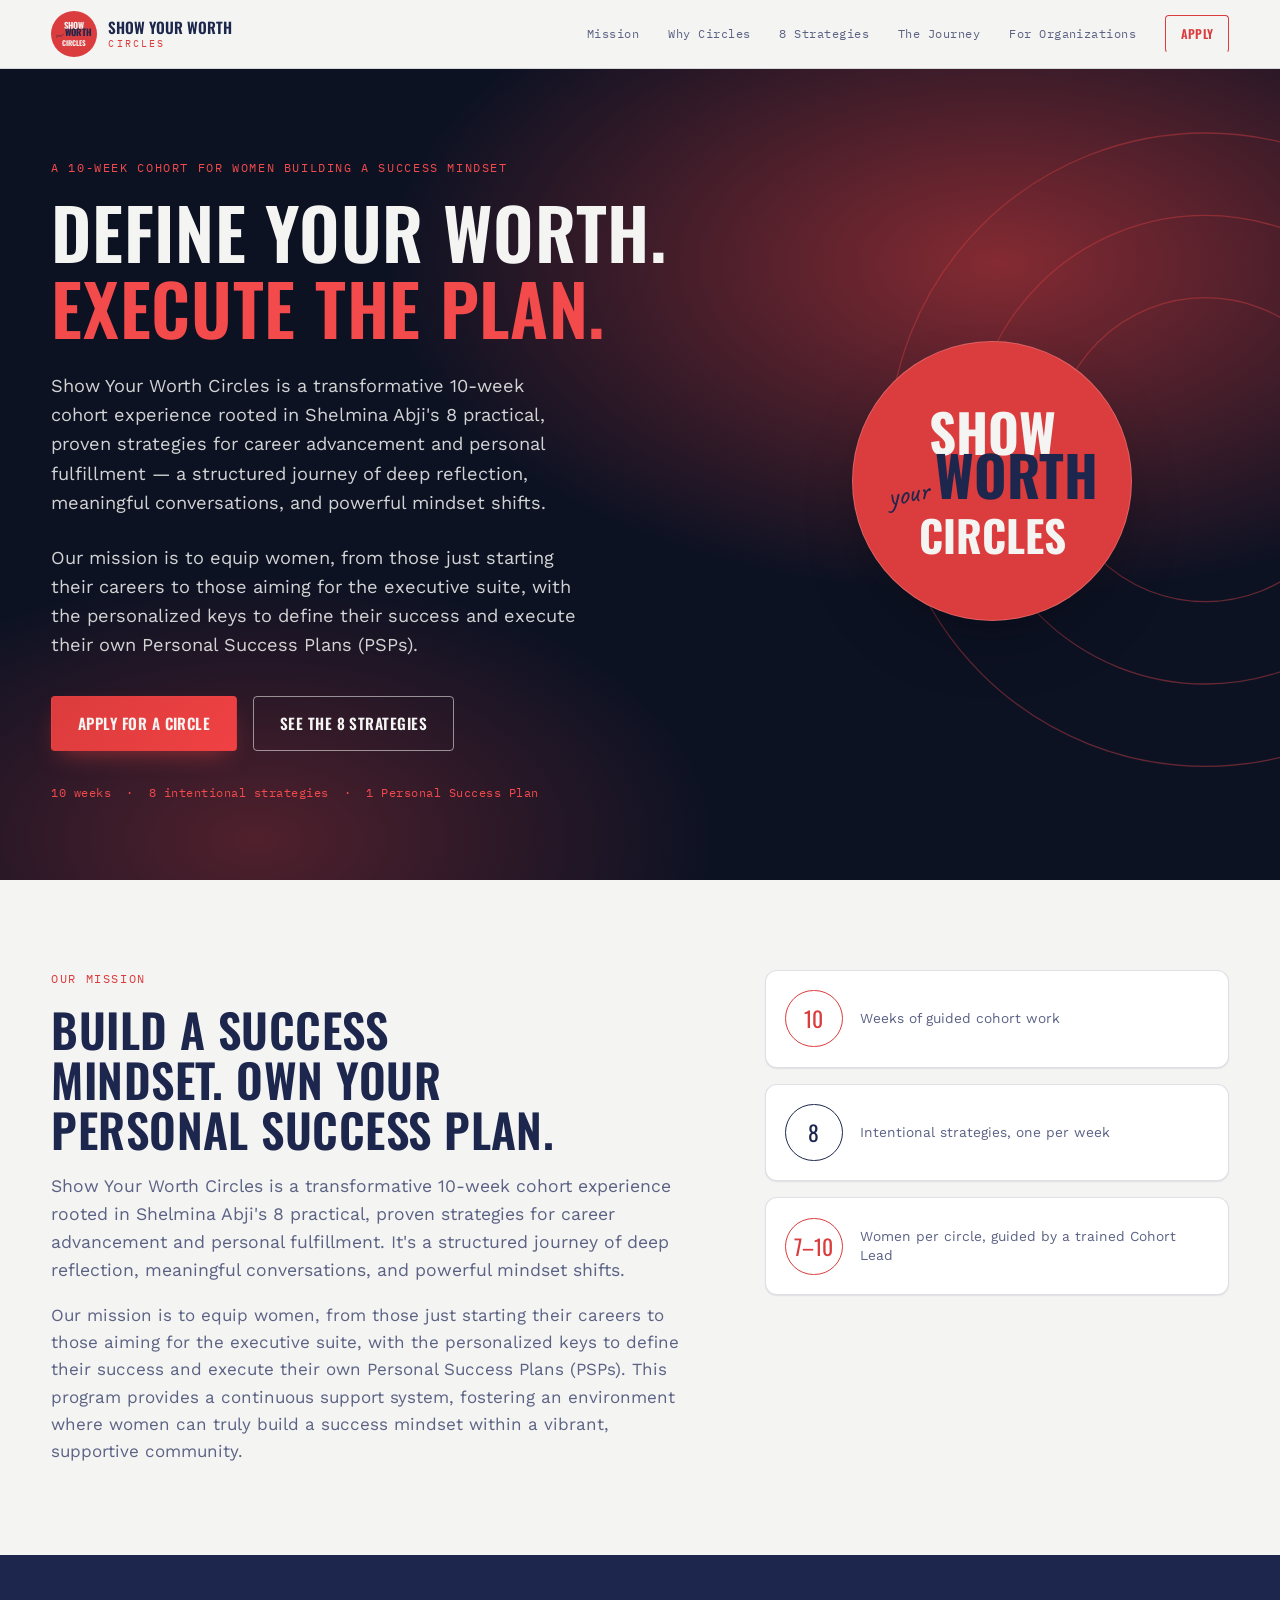
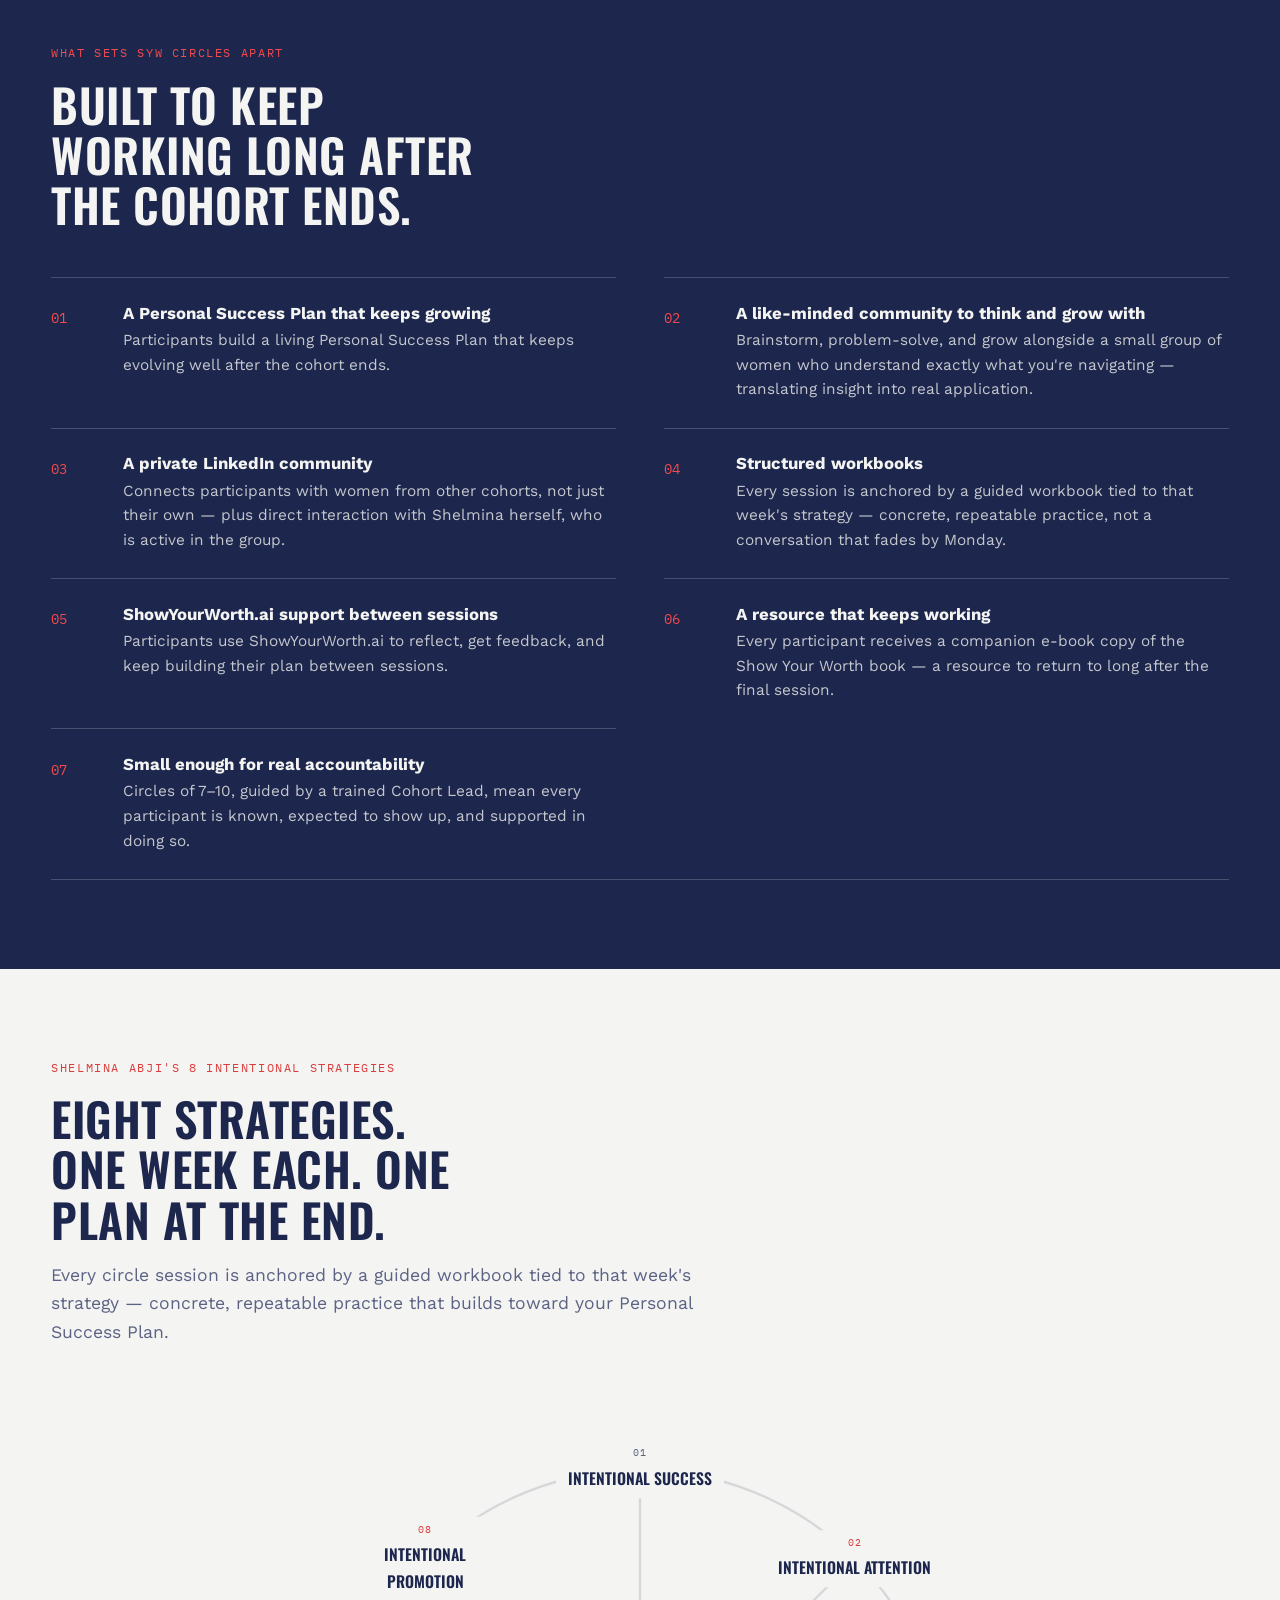
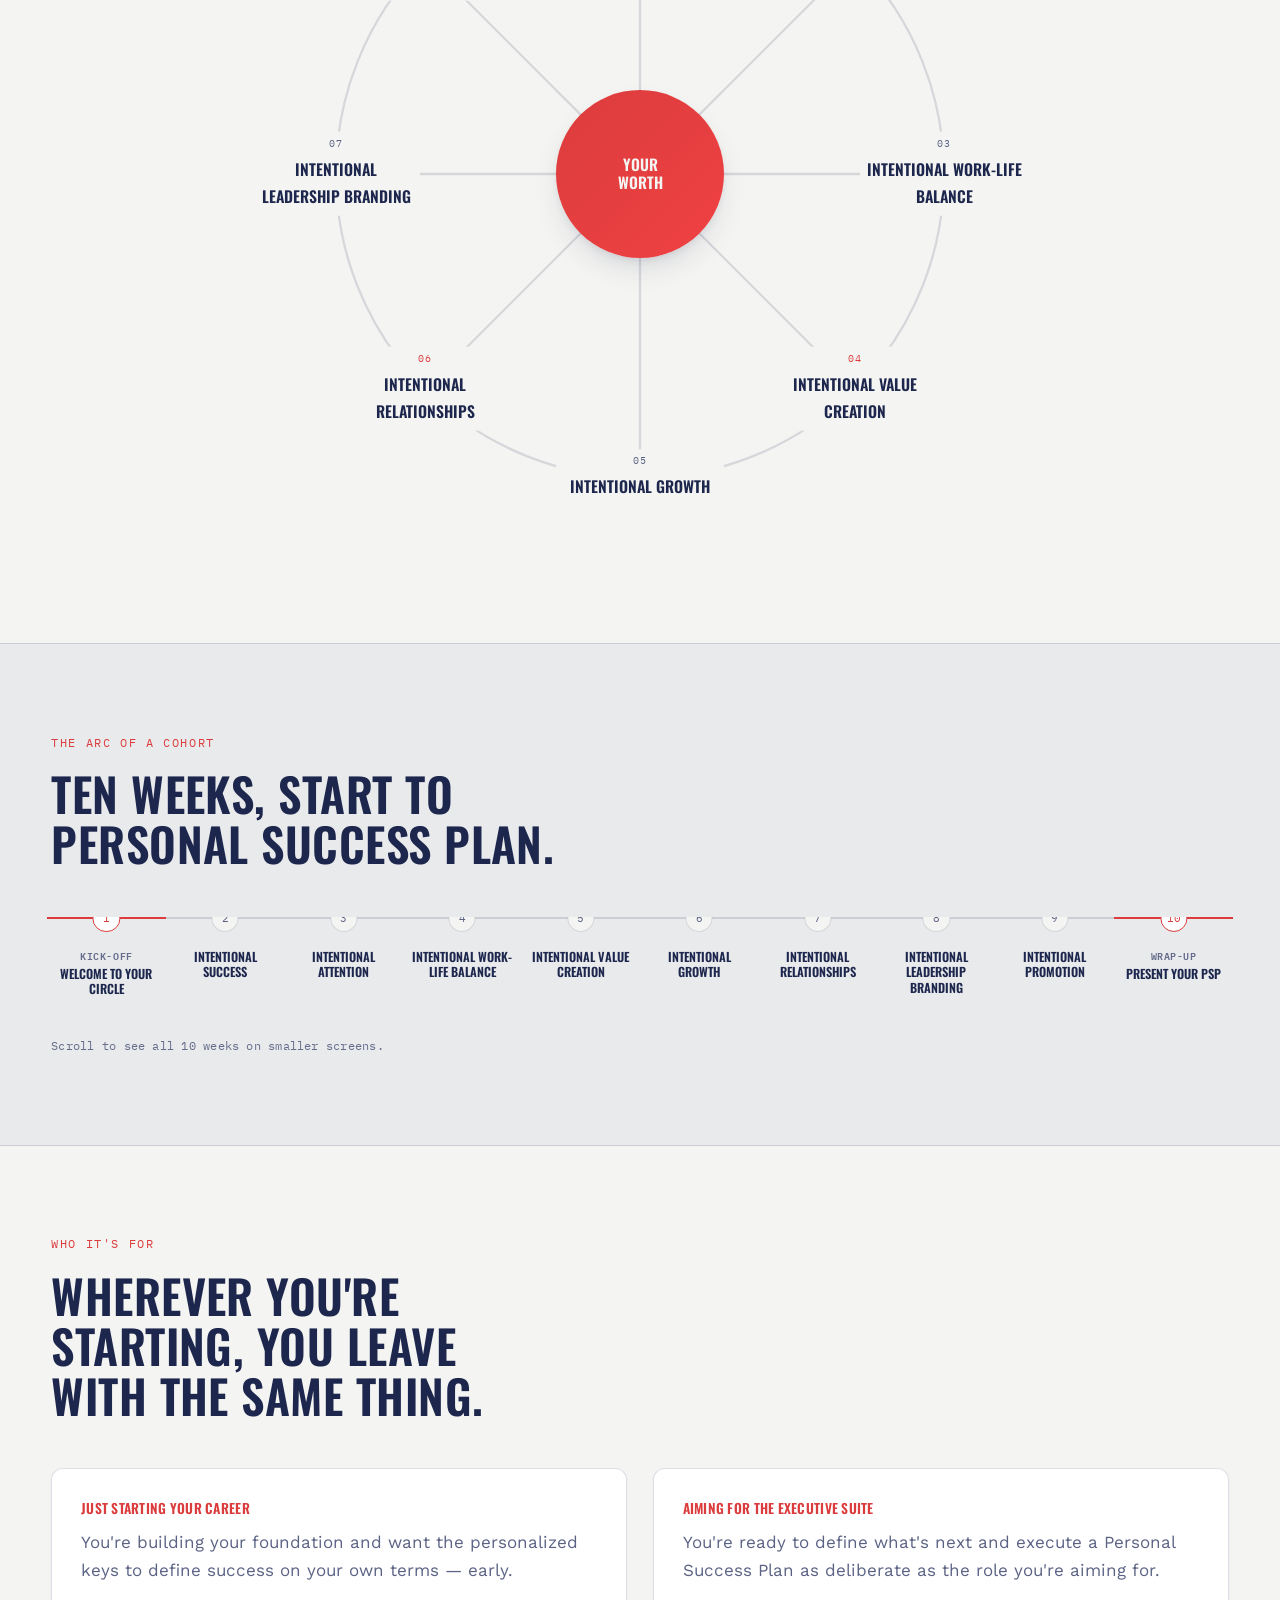
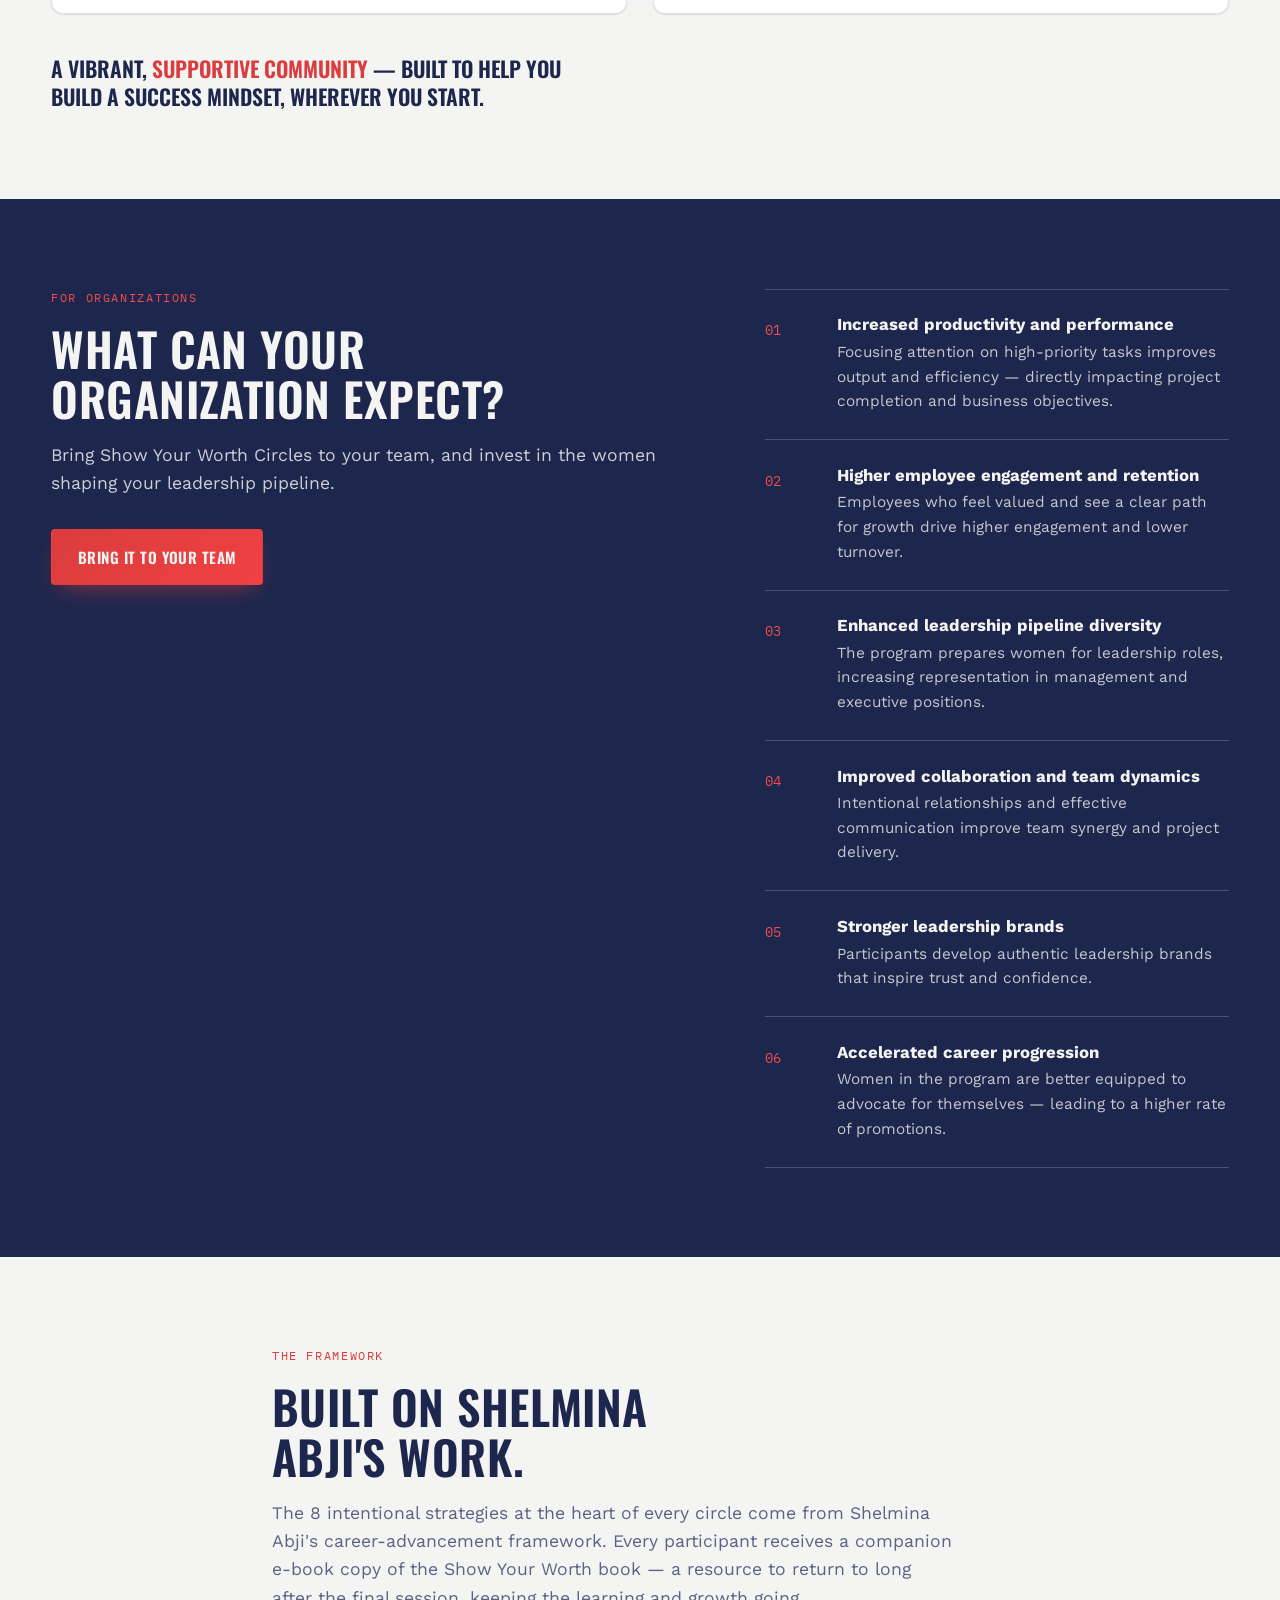
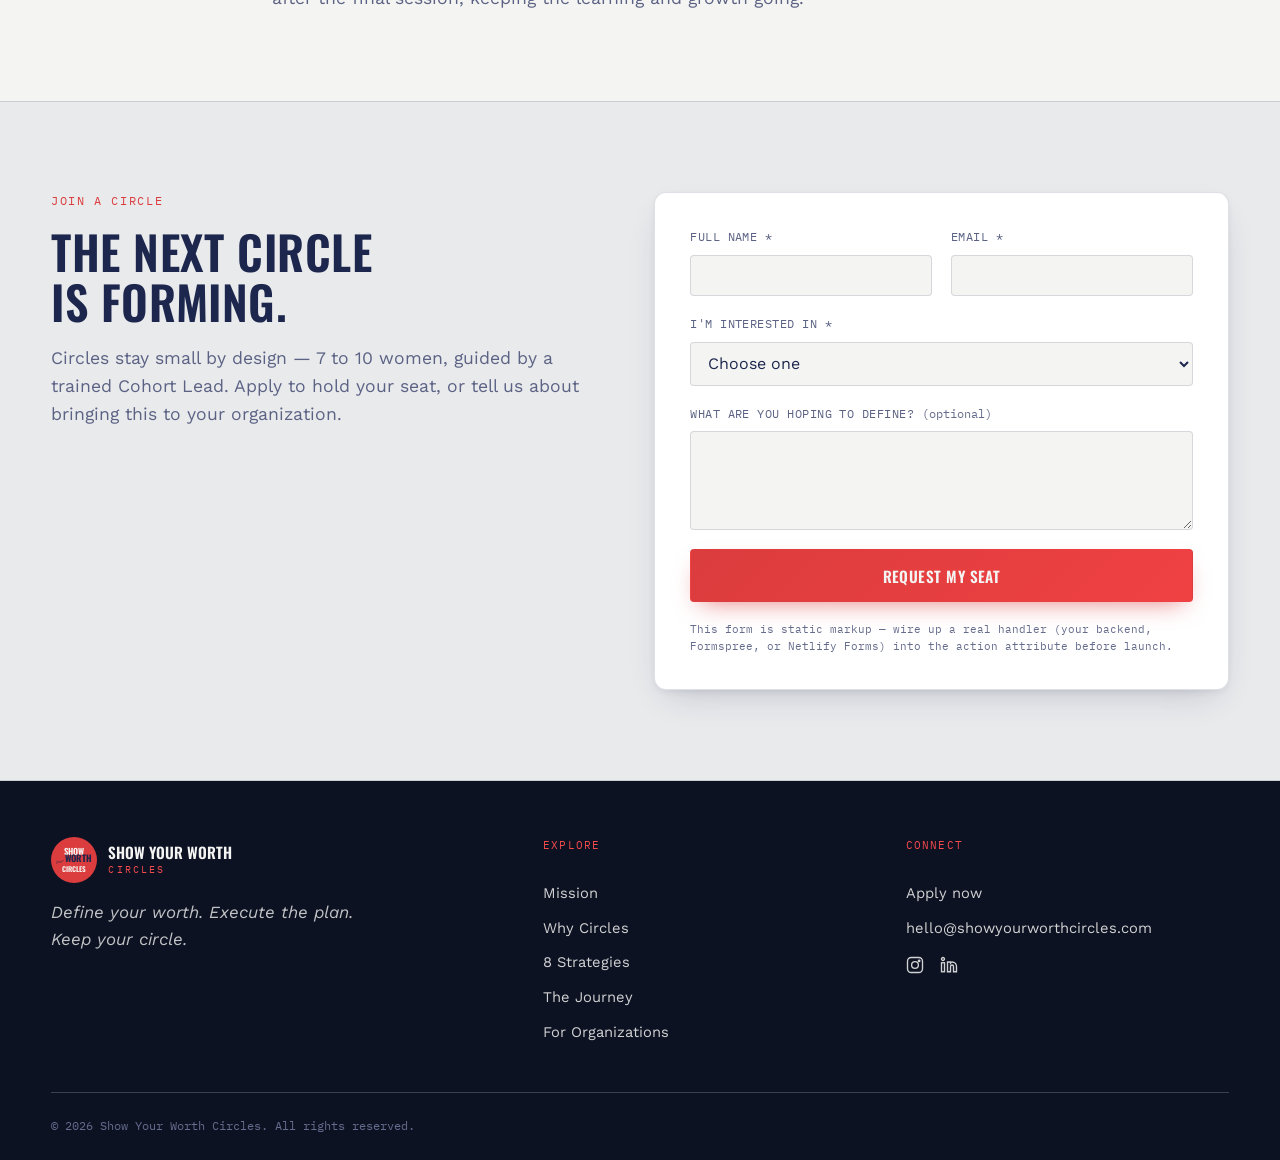
<file: index.html>
<!DOCTYPE html>
<html lang="en">
<head>
<meta charset="UTF-8">
<meta name="viewport" content="width=device-width, initial-scale=1.0">
<title>Show Your Worth Circles</title>
<meta name="description" content="A transformative 10-week cohort experience rooted in Shelmina Abji's 8 intentional strategies for career advancement and personal fulfillment. Define your success. Execute your Personal Success Plan.">
<meta name="theme-color" content="#1d274d">

<meta property="og:type" content="website">
<meta property="og:title" content="Show Your Worth Circles">
<meta property="og:description" content="A transformative 10-week cohort experience rooted in Shelmina Abji's 8 intentional strategies for career advancement and personal fulfillment.">
<meta name="twitter:card" content="summary">
<meta name="twitter:title" content="Show Your Worth Circles">
<meta name="twitter:description" content="A transformative 10-week cohort experience rooted in Shelmina Abji's 8 intentional strategies for career advancement and personal fulfillment.">
<!-- og:image / twitter:image intentionally omitted — add a real share image (1200x630) before launch. -->

<link rel="preconnect" href="https://fonts.googleapis.com">
<link rel="preconnect" href="https://fonts.gstatic.com" crossorigin>
<link href="https://fonts.googleapis.com/css2?family=Oswald:wght@500;600;700&family=Work+Sans:wght@400;500;600&family=IBM+Plex+Mono:wght@500&family=Caveat:wght@600&display=swap" rel="stylesheet">
<link rel="stylesheet" href="assets/css/styles.css">
<link rel="icon" href="data:image/svg+xml,%3Csvg xmlns='http://www.w3.org/2000/svg' viewBox='0 0 64 64'%3E%3Ccircle cx='32' cy='32' r='30' fill='%23db3c3d'/%3E%3C/svg%3E">
</head>
<body>

<a class="skip-link" href="#main">Skip to content</a>

<header class="site-header">
  <div class="wrap header-row">
    <a class="brand" href="#top" aria-label="Show Your Worth Circles, home">
      <span class="badge" aria-hidden="true">
        <span class="badge-show">Show</span>
        <span class="badge-worth-row"><span class="badge-your">your</span><span class="badge-worth">Worth</span></span>
        <span class="badge-circles">Circles</span>
      </span>
      <span class="brand-word">
        <span class="brand-line1">Show Your Worth</span>
        <span class="brand-line2">CIRCLES</span>
      </span>
    </a>

    <button class="nav-toggle" id="navToggle" aria-expanded="false" aria-controls="primaryNav">
      <span class="nav-toggle-bar"></span>
      <span class="visually-hidden">Menu</span>
    </button>

    <nav class="primary-nav" id="primaryNav">
      <a href="#mission">Mission</a>
      <a href="#apart">Why Circles</a>
      <a href="#strategies">8 Strategies</a>
      <a href="#journey">The Journey</a>
      <a href="#organizations">For Organizations</a>
      <a class="nav-cta" href="#apply">Apply</a>
    </nav>
  </div>
</header>

<main id="main">

  <!-- ============ HERO ============ -->
  <section class="hero" id="top">
    <div class="hero-rings" aria-hidden="true">
      <svg viewBox="0 0 600 600" preserveAspectRatio="xMidYMid meet">
        <defs>
          <linearGradient id="ringGradient" x1="0%" y1="0%" x2="100%" y2="100%">
            <stop offset="0%" stop-color="#db3c3d" />
            <stop offset="100%" stop-color="#f34a4c" />
          </linearGradient>
        </defs>
        <circle cx="440" cy="280" r="250" />
        <circle cx="440" cy="280" r="185" />
        <circle cx="440" cy="280" r="120" />
      </svg>
    </div>
    <div class="wrap hero-grid">
      <div class="hero-copy">
        <p class="eyebrow eyebrow-on-navy">A 10-week cohort for women building a success mindset</p>
        <h1 class="hero-title">Define your worth. <em>Execute the plan.</em></h1>
        <p class="hero-sub">Show Your Worth Circles is a transformative 10-week cohort experience rooted in Shelmina Abji's 8 practical, proven strategies for career advancement and personal fulfillment — a structured journey of deep reflection, meaningful conversations, and powerful mindset shifts.</p>
        <p class="hero-sub">Our mission is to equip women, from those just starting their careers to those aiming for the executive suite, with the personalized keys to define their success and execute their own Personal Success Plans (PSPs).</p>
        <div class="hero-actions">
          <a class="btn btn-primary" href="#apply">Apply for a Circle</a>
          <a class="btn btn-ghost" href="#strategies">See the 8 strategies</a>
        </div>
        <p class="hero-meta">10 weeks &nbsp;·&nbsp; 8 intentional strategies &nbsp;·&nbsp; 1 Personal Success Plan</p>
      </div>
      <div class="hero-mark reveal" aria-hidden="true">
        <span class="badge">
          <span class="badge-show">Show</span>
          <span class="badge-worth-row"><span class="badge-your">your</span><span class="badge-worth">Worth</span></span>
          <span class="badge-circles">Circles</span>
        </span>
      </div>
    </div>
  </section>

  <!-- ============ MISSION ============ -->
  <section class="section" id="mission">
    <div class="wrap intro-grid">
      <div class="reveal">
        <p class="eyebrow">Our mission</p>
        <h2 class="section-title">Build a success mindset. Own your Personal Success Plan.</h2>
        <p class="lead">Show Your Worth Circles is a transformative 10-week cohort experience rooted in Shelmina Abji's 8 practical, proven strategies for career advancement and personal fulfillment. It's a structured journey of deep reflection, meaningful conversations, and powerful mindset shifts.</p>
        <p>Our mission is to equip women, from those just starting their careers to those aiming for the executive suite, with the personalized keys to define their success and execute their own Personal Success Plans (PSPs). This program provides a continuous support system, fostering an environment where women can truly build a success mindset within a vibrant, supportive community.</p>
      </div>
      <div class="stat-grid is-stacked reveal">
        <div class="stat-ring">
          <span class="stat-num">10</span>
          <span class="stat-label">Weeks of guided cohort work</span>
        </div>
        <div class="stat-ring">
          <span class="stat-num">8</span>
          <span class="stat-label">Intentional strategies, one per week</span>
        </div>
        <div class="stat-ring">
          <span class="stat-num">7–10</span>
          <span class="stat-label">Women per circle, guided by a trained Cohort Lead</span>
        </div>
      </div>
    </div>
  </section>

  <!-- ============ WHAT SETS SYW CIRCLES APART ============ -->
  <section class="section section-navy" id="apart">
    <div class="wrap">
      <div class="section-head reveal">
        <p class="eyebrow eyebrow-on-navy">What sets SYW Circles apart</p>
        <h2 class="section-title on-navy">Built to keep working long after the cohort ends.</h2>
      </div>
      <ul class="index-list cols-2 reveal">
        <li>
          <span class="index-list-index">01</span>
          <div>
            <h3>A Personal Success Plan that keeps growing</h3>
            <p>Participants build a living Personal Success Plan that keeps evolving well after the cohort ends.</p>
          </div>
        </li>
        <li>
          <span class="index-list-index">02</span>
          <div>
            <h3>A like-minded community to think and grow with</h3>
            <p>Brainstorm, problem-solve, and grow alongside a small group of women who understand exactly what you're navigating — translating insight into real application.</p>
          </div>
        </li>
        <li>
          <span class="index-list-index">03</span>
          <div>
            <h3>A private LinkedIn community</h3>
            <p>Connects participants with women from other cohorts, not just their own — plus direct interaction with Shelmina herself, who is active in the group.</p>
          </div>
        </li>
        <li>
          <span class="index-list-index">04</span>
          <div>
            <h3>Structured workbooks</h3>
            <p>Every session is anchored by a guided workbook tied to that week's strategy — concrete, repeatable practice, not a conversation that fades by Monday.</p>
          </div>
        </li>
        <li>
          <span class="index-list-index">05</span>
          <div>
            <h3>ShowYourWorth.ai support between sessions</h3>
            <p>Participants use ShowYourWorth.ai to reflect, get feedback, and keep building their plan between sessions.</p>
          </div>
        </li>
        <li>
          <span class="index-list-index">06</span>
          <div>
            <h3>A resource that keeps working</h3>
            <p>Every participant receives a companion e-book copy of the Show Your Worth book — a resource to return to long after the final session.</p>
          </div>
        </li>
        <li>
          <span class="index-list-index">07</span>
          <div>
            <h3>Small enough for real accountability</h3>
            <p>Circles of 7–10, guided by a trained Cohort Lead, mean every participant is known, expected to show up, and supported in doing so.</p>
          </div>
        </li>
      </ul>
    </div>
  </section>

  <!-- ============ 8 INTENTIONAL STRATEGIES ============ -->
  <section class="section" id="strategies">
    <div class="wrap">
      <div class="section-head reveal">
        <p class="eyebrow">Shelmina Abji's 8 intentional strategies</p>
        <h2 class="section-title">Eight strategies. One week each. One plan at the end.</h2>
        <p class="lead">Every circle session is anchored by a guided workbook tied to that week's strategy — concrete, repeatable practice that builds toward your Personal Success Plan.</p>
      </div>

      <div class="ring-diagram reveal" role="list" aria-label="Shelmina Abji's eight intentional strategies">
        <svg class="ring-lines" viewBox="0 0 100 100" aria-hidden="true">
          <circle cx="50" cy="50" r="40" />
          <line x1="50" y1="50" x2="50" y2="10"/>
          <line x1="50" y1="50" x2="78.28" y2="21.72"/>
          <line x1="50" y1="50" x2="90" y2="50"/>
          <line x1="50" y1="50" x2="78.28" y2="78.28"/>
          <line x1="50" y1="50" x2="50" y2="90"/>
          <line x1="50" y1="50" x2="21.72" y2="78.28"/>
          <line x1="50" y1="50" x2="10" y2="50"/>
          <line x1="50" y1="50" x2="21.72" y2="21.72"/>
        </svg>
        <div class="ring-hub"><span>Your<br>Worth</span></div>

        <div class="ring-node" style="--x:50%; --y:10%;" role="listitem">
          <div class="ring-node-inner"><span class="ring-node-num">01</span><span class="ring-node-label">Intentional Success</span></div>
        </div>
        <div class="ring-node" style="--x:78.28%; --y:21.72%;" role="listitem">
          <div class="ring-node-inner"><span class="ring-node-num">02</span><span class="ring-node-label">Intentional Attention</span></div>
        </div>
        <div class="ring-node" style="--x:90%; --y:50%;" role="listitem">
          <div class="ring-node-inner"><span class="ring-node-num">03</span><span class="ring-node-label">Intentional Work-Life Balance</span></div>
        </div>
        <div class="ring-node" style="--x:78.28%; --y:78.28%;" role="listitem">
          <div class="ring-node-inner"><span class="ring-node-num">04</span><span class="ring-node-label">Intentional Value Creation</span></div>
        </div>
        <div class="ring-node" style="--x:50%; --y:90%;" role="listitem">
          <div class="ring-node-inner"><span class="ring-node-num">05</span><span class="ring-node-label">Intentional Growth</span></div>
        </div>
        <div class="ring-node" style="--x:21.72%; --y:78.28%;" role="listitem">
          <div class="ring-node-inner"><span class="ring-node-num">06</span><span class="ring-node-label">Intentional Relationships</span></div>
        </div>
        <div class="ring-node" style="--x:10%; --y:50%;" role="listitem">
          <div class="ring-node-inner"><span class="ring-node-num">07</span><span class="ring-node-label">Intentional Leadership Branding</span></div>
        </div>
        <div class="ring-node" style="--x:21.72%; --y:21.72%;" role="listitem">
          <div class="ring-node-inner"><span class="ring-node-num">08</span><span class="ring-node-label">Intentional Promotion</span></div>
        </div>
      </div>
    </div>
  </section>

  <!-- ============ 10-WEEK JOURNEY ============ -->
  <section class="section section-tint section-bordered" id="journey">
    <div class="wrap">
      <div class="section-head reveal">
        <p class="eyebrow">The arc of a cohort</p>
        <h2 class="section-title">Ten weeks, start to Personal Success Plan.</h2>
      </div>
      <div class="journey reveal">
        <div class="journey-week is-anchor">
          <span class="week-dot">1</span>
          <p class="journey-week-label"><span class="journey-week-tag">Kick-off</span>Welcome to your circle</p>
        </div>
        <div class="journey-week"><span class="week-dot">2</span><p class="journey-week-label">Intentional Success</p></div>
        <div class="journey-week"><span class="week-dot">3</span><p class="journey-week-label">Intentional Attention</p></div>
        <div class="journey-week"><span class="week-dot">4</span><p class="journey-week-label">Intentional Work-Life Balance</p></div>
        <div class="journey-week"><span class="week-dot">5</span><p class="journey-week-label">Intentional Value Creation</p></div>
        <div class="journey-week"><span class="week-dot">6</span><p class="journey-week-label">Intentional Growth</p></div>
        <div class="journey-week"><span class="week-dot">7</span><p class="journey-week-label">Intentional Relationships</p></div>
        <div class="journey-week"><span class="week-dot">8</span><p class="journey-week-label">Intentional Leadership Branding</p></div>
        <div class="journey-week"><span class="week-dot">9</span><p class="journey-week-label">Intentional Promotion</p></div>
        <div class="journey-week is-anchor">
          <span class="week-dot">10</span>
          <p class="journey-week-label"><span class="journey-week-tag">Wrap-up</span>Present your PSP</p>
        </div>
      </div>
      <p class="fine-print">Scroll to see all 10 weeks on smaller screens.</p>
    </div>
  </section>

  <!-- ============ WHO IT'S FOR ============ -->
  <section class="section">
    <div class="wrap">
      <div class="section-head reveal">
        <p class="eyebrow">Who it's for</p>
        <h2 class="section-title">Wherever you're starting, you leave with the same thing.</h2>
      </div>
      <div class="card-grid-2 reveal">
        <div class="persona-card">
          <p class="persona-tag">Just starting your career</p>
          <p>You're building your foundation and want the personalized keys to define success on your own terms — early.</p>
        </div>
        <div class="persona-card">
          <p class="persona-tag">Aiming for the executive suite</p>
          <p>You're ready to define what's next and execute a Personal Success Plan as deliberate as the role you're aiming for.</p>
        </div>
      </div>
      <p class="callout reveal">A vibrant, <em>supportive community</em> — built to help you build a success mindset, wherever you start.</p>
    </div>
  </section>

  <!-- ============ FOR ORGANIZATIONS ============ -->
  <section class="section section-navy" id="organizations">
    <div class="wrap intro-grid">
      <div class="reveal">
        <p class="eyebrow eyebrow-on-navy">For organizations</p>
        <h2 class="section-title on-navy">What can your organization expect?</h2>
        <p class="lead on-navy">Bring Show Your Worth Circles to your team, and invest in the women shaping your leadership pipeline.</p>
        <a class="btn btn-primary mt-lg" href="#apply">Bring It to Your Team</a>
      </div>
      <ul class="index-list reveal">
        <li>
          <span class="index-list-index">01</span>
          <div><h3>Increased productivity and performance</h3><p>Focusing attention on high-priority tasks improves output and efficiency — directly impacting project completion and business objectives.</p></div>
        </li>
        <li>
          <span class="index-list-index">02</span>
          <div><h3>Higher employee engagement and retention</h3><p>Employees who feel valued and see a clear path for growth drive higher engagement and lower turnover.</p></div>
        </li>
        <li>
          <span class="index-list-index">03</span>
          <div><h3>Enhanced leadership pipeline diversity</h3><p>The program prepares women for leadership roles, increasing representation in management and executive positions.</p></div>
        </li>
        <li>
          <span class="index-list-index">04</span>
          <div><h3>Improved collaboration and team dynamics</h3><p>Intentional relationships and effective communication improve team synergy and project delivery.</p></div>
        </li>
        <li>
          <span class="index-list-index">05</span>
          <div><h3>Stronger leadership brands</h3><p>Participants develop authentic leadership brands that inspire trust and confidence.</p></div>
        </li>
        <li>
          <span class="index-list-index">06</span>
          <div><h3>Accelerated career progression</h3><p>Women in the program are better equipped to advocate for themselves — leading to a higher rate of promotions.</p></div>
        </li>
      </ul>
    </div>
  </section>

  <!-- ============ ABOUT THE FRAMEWORK ============ -->
  <section class="section">
    <div class="wrap wrap-narrow">
      <p class="eyebrow">The framework</p>
      <h2 class="section-title">Built on Shelmina Abji's work.</h2>
      <p class="lead">The 8 intentional strategies at the heart of every circle come from Shelmina Abji's career-advancement framework. Every participant receives a companion e-book copy of the Show Your Worth book — a resource to return to long after the final session, keeping the learning and growth going.</p>
    </div>
  </section>

  <!-- ============ APPLY ============ -->
  <section class="section section-tint section-bordered" id="apply">
    <div class="wrap apply-grid">
      <div class="reveal">
        <p class="eyebrow">Join a circle</p>
        <h2 class="section-title">The next circle is forming.</h2>
        <p class="lead">Circles stay small by design — 7 to 10 women, guided by a trained Cohort Lead. Apply to hold your seat, or tell us about bringing this to your organization.</p>
      </div>

      <!-- Static form markup — needs a real handler wired into the action attribute before launch. -->
      <form class="apply-form reveal" action="#" method="post">
        <div class="form-row-pair">
          <div class="form-row">
            <label for="name">Full Name *</label>
            <input type="text" id="name" name="name" required autocomplete="name">
          </div>
          <div class="form-row">
            <label for="email">Email *</label>
            <input type="email" id="email" name="email" required autocomplete="email">
          </div>
        </div>
        <div class="form-row">
          <label for="inquiryType">I'm interested in *</label>
          <select id="inquiryType" name="inquiryType" required>
            <option value="" selected disabled>Choose one</option>
            <option value="join-circle">Joining a Circle</option>
            <option value="organization">Bringing SYW Circles to my organization</option>
            <option value="lead">Becoming a Cohort Lead</option>
            <option value="general">General question</option>
          </select>
        </div>
        <div class="form-row">
          <label for="goal">What are you hoping to define? <span class="optional">(optional)</span></label>
          <textarea id="goal" name="goal" rows="4"></textarea>
        </div>
        <button class="btn btn-primary" type="submit">Request My Seat</button>
        <p class="form-note">This form is static markup — wire up a real handler (your backend, Formspree, or Netlify Forms) into the action attribute before launch.</p>
      </form>
    </div>
  </section>

</main>

<footer class="site-footer">
  <div class="wrap footer-grid">
    <div>
      <a class="brand" href="#top" aria-label="Show Your Worth Circles, home">
        <span class="badge" aria-hidden="true">
          <span class="badge-show">Show</span>
          <span class="badge-worth-row"><span class="badge-your">your</span><span class="badge-worth">Worth</span></span>
          <span class="badge-circles">Circles</span>
        </span>
        <span class="brand-word">
          <span class="brand-line1">Show Your Worth</span>
          <span class="brand-line2">CIRCLES</span>
        </span>
      </a>
      <p class="footer-tagline">Define your worth. Execute the plan. Keep your circle.</p>
    </div>

    <nav class="footer-nav" aria-label="Footer">
      <p class="footer-heading">Explore</p>
      <a href="#mission">Mission</a>
      <a href="#apart">Why Circles</a>
      <a href="#strategies">8 Strategies</a>
      <a href="#journey">The Journey</a>
      <a href="#organizations">For Organizations</a>
    </nav>

    <div class="footer-connect">
      <p class="footer-heading">Connect</p>
      <a href="#apply">Apply now</a>
      <a href="mailto:hello@showyourworthcircles.com">hello@showyourworthcircles.com</a>
      <div class="footer-social">
        <a href="#" aria-label="Instagram (placeholder link)"><svg width="18" height="18" viewBox="0 0 24 24" fill="none" stroke="currentColor" stroke-width="1.8"><rect x="2" y="2" width="20" height="20" rx="5"/><circle cx="12" cy="12" r="4.5"/><circle cx="17.5" cy="6.5" r="1"/></svg></a>
        <a href="#" aria-label="LinkedIn (placeholder link)"><svg width="18" height="18" viewBox="0 0 24 24" fill="none" stroke="currentColor" stroke-width="1.8"><path d="M16 8a6 6 0 016 6v7h-4v-7a2 2 0 00-2-2 2 2 0 00-2 2v7h-4V8h4v1.5A5 5 0 0116 8z"/><rect x="2" y="9" width="4" height="12"/><circle cx="4" cy="4" r="2"/></svg></a>
      </div>
    </div>
  </div>
  <div class="wrap footer-bottom">
    <p>&copy; <span id="year"></span> Show Your Worth Circles. All rights reserved.</p>
  </div>
</footer>

<script src="assets/js/main.js"></script>
</body>
</html>
</file>
<file: assets/css/styles.css>
/* ==========================================================================
   Show Your Worth Circles — stylesheet (fresh build)
   Brand palette (exact): red #db3c3d / #f04143 / #f34a4c, navy #1d274d,
   off-white #f4f4f2. Navy doubles as body-text ink and as the dark surface
   band (hero, footer, contrast sections) — it reads as a deep accent
   against the light ground, and as a raised band against the dark-mode
   near-black ground, so one value serves both themes.
   Type: Oswald (condensed, high-impact — echoes the logo mark) for
   headings, Work Sans for body, IBM Plex Mono for labels/numerals,
   Caveat only for the small script flourish in the logo recreation.
   ========================================================================== */

/* ---------- tokens: light (default) ---------- */
:root {
  --ink: #1d274d;
  --ink-soft: #5b6284;
  --paper: #f4f4f2;
  --paper-raised: #ffffff;
  --tint: #e9eaec;
  --navy: #1d274d;
  --navy-deep: #0d1223;
  --on-navy: #f4f4f2;
  --red: #db3c3d;
  --red-bright: #f04143;
  --red-light: #f34a4c;
  --mauve: #656c8c;
  --line: rgba(29, 39, 77, 0.14);
  --line-on-navy: rgba(244, 244, 242, 0.2);

  --shadow-sm: 0 1px 2px rgba(29, 39, 77, 0.06), 0 1px 1px rgba(29, 39, 77, 0.04);
  --shadow-md: 0 14px 34px -14px rgba(29, 39, 77, 0.24), 0 3px 8px -3px rgba(29, 39, 77, 0.12);
  --shadow-navy: 0 30px 60px -22px rgba(5, 7, 15, 0.55);

  --gradient-primary: linear-gradient(135deg, var(--red), var(--red-bright));
  --gradient-hero:
    radial-gradient(ellipse 70% 60% at 78% 24%, color-mix(in srgb, var(--red) 58%, transparent), transparent 68%),
    radial-gradient(ellipse 55% 50% at 20% 95%, color-mix(in srgb, var(--red-bright) 30%, transparent), transparent 65%),
    var(--navy-deep);

  --font-display: "Oswald", "Arial Narrow", sans-serif;
  --font-body: "Work Sans", -apple-system, "Segoe UI", sans-serif;
  --font-mono: "IBM Plex Mono", ui-monospace, "SF Mono", monospace;
  --font-script: "Caveat", cursive;

  --wrap: min(1180px, 92vw);
  --radius-sm: 4px;
  --radius-md: 12px;
}

/* ---------- tokens: dark (system) ---------- */
@media (prefers-color-scheme: dark) {
  :root:not([data-theme="light"]) {
    --ink: #f4f4f2;
    --ink-soft: #b7bbc9;
    --paper: #0b0f20;
    --paper-raised: #141a33;
    --tint: #10152a;
    --navy: #1d274d;
    --navy-deep: #05070f;
    --on-navy: #f4f4f2;
    --mauve: #868ba0;
    --line: rgba(244, 244, 242, 0.14);
    --line-on-navy: rgba(244, 244, 242, 0.16);

    --shadow-sm: 0 1px 2px rgba(0, 0, 0, 0.3), 0 1px 1px rgba(0, 0, 0, 0.24);
    --shadow-md: 0 14px 34px -14px rgba(0, 0, 0, 0.6), 0 3px 8px -3px rgba(0, 0, 0, 0.4);
    --shadow-navy: 0 30px 60px -22px rgba(0, 0, 0, 0.7);
  }
}

/* ---------- tokens: dark (explicit toggle) ---------- */
:root[data-theme="dark"] {
  --ink: #f4f4f2;
  --ink-soft: #b7bbc9;
  --paper: #0b0f20;
  --paper-raised: #141a33;
  --tint: #10152a;
  --navy: #1d274d;
  --navy-deep: #05070f;
  --on-navy: #f4f4f2;
  --mauve: #868ba0;
  --line: rgba(244, 244, 242, 0.14);
  --line-on-navy: rgba(244, 244, 242, 0.16);

  --shadow-sm: 0 1px 2px rgba(0, 0, 0, 0.3), 0 1px 1px rgba(0, 0, 0, 0.24);
  --shadow-md: 0 14px 34px -14px rgba(0, 0, 0, 0.6), 0 3px 8px -3px rgba(0, 0, 0, 0.4);
  --shadow-navy: 0 30px 60px -22px rgba(0, 0, 0, 0.7);
}

/* ---------- reset-ish base ---------- */
* { box-sizing: border-box; }
html { scroll-behavior: smooth; }
@media (prefers-reduced-motion: reduce) {
  html { scroll-behavior: auto; }
  * { animation-duration: 0.01ms !important; animation-iteration-count: 1 !important; transition-duration: 0.01ms !important; }
}

body {
  margin: 0;
  background: var(--paper);
  color: var(--ink);
  font-family: var(--font-body);
  font-size: 17px;
  line-height: 1.6;
  -webkit-font-smoothing: antialiased;
}

img { max-width: 100%; display: block; }
a { color: inherit; }

h1, h2, h3 {
  font-family: var(--font-display);
  font-weight: 600;
  text-transform: uppercase;
  letter-spacing: 0.01em;
  line-height: 1.08;
  margin: 0;
  text-wrap: balance;
}
p { margin: 0; }

.wrap { width: var(--wrap); margin-inline: auto; }
.wrap-narrow { max-width: 46rem; }
.mt-lg { margin-top: 2rem; }

.visually-hidden {
  position: absolute; width: 1px; height: 1px;
  overflow: hidden; clip: rect(0 0 0 0); white-space: nowrap;
}

.skip-link {
  position: absolute; left: -9999px; top: 0;
  background: var(--ink); color: var(--paper);
  padding: 0.75em 1.25em; z-index: 100;
  font-family: var(--font-mono); font-size: 0.85rem;
}
.skip-link:focus { left: 1rem; top: 1rem; }

:focus-visible { outline: 2px solid var(--red); outline-offset: 3px; }

.eyebrow {
  font-family: var(--font-mono);
  font-size: 0.72rem;
  letter-spacing: 0.14em;
  text-transform: uppercase;
  color: var(--red);
  margin: 0 0 1rem;
}
.eyebrow-on-navy { color: var(--red-light); }

.section-title { font-size: clamp(1.9rem, 1.3rem + 2.2vw, 2.9rem); max-width: 22ch; }
.section-title.on-navy { color: var(--on-navy); }

.lead { font-size: 1.1rem; color: var(--ink-soft); max-width: 62ch; margin-top: 1.1rem; font-family: var(--font-body); text-transform: none; }
.lead + .lead { margin-top: 1rem; }

.section-head { max-width: 68ch; margin-bottom: 3rem; }

.fine-print {
  font-family: var(--font-mono); font-size: 0.72rem; color: var(--mauve);
  margin-top: 2rem; letter-spacing: 0.02em;
}

.text-link {
  display: inline-block; margin-top: 1.5rem;
  font-family: var(--font-mono); font-size: 0.85rem; letter-spacing: 0.02em;
  color: var(--red); text-decoration: none;
  border-bottom: 1px solid currentColor; padding-bottom: 2px;
  transition: color 0.2s ease;
}
.text-link:hover { color: var(--ink); }
.text-link.on-navy { color: var(--red-light); }
.text-link.on-navy:hover { color: var(--on-navy); }

/* ---------- buttons ---------- */
.btn {
  display: inline-flex; align-items: center; justify-content: center;
  padding: 0.95em 1.7em;
  font-family: var(--font-display); font-weight: 600;
  font-size: 0.95rem; letter-spacing: 0.03em; text-transform: uppercase;
  text-decoration: none; border-radius: var(--radius-sm);
  border: 1px solid transparent; cursor: pointer;
  transition: box-shadow 0.25s ease, color 0.2s ease, border-color 0.2s ease, transform 0.2s ease, filter 0.25s ease;
}
.btn-primary {
  background: var(--gradient-primary); color: var(--on-navy);
  box-shadow: 0 10px 24px -10px color-mix(in srgb, var(--red) 65%, transparent);
}
.btn-primary:hover { filter: brightness(1.06); transform: translateY(-1px); box-shadow: 0 14px 30px -10px color-mix(in srgb, var(--red) 70%, transparent); }
.btn-ghost { background: transparent; color: inherit; border-color: currentColor; }
.btn-ghost:hover { background: var(--line); }

/* ==========================================================================
   Header / logo mark
   ========================================================================== */
.site-header {
  position: sticky; top: 0; z-index: 40;
  background: color-mix(in srgb, var(--paper) 88%, transparent);
  backdrop-filter: blur(10px);
  border-bottom: 1px solid var(--line);
}
.header-row { display: flex; align-items: center; justify-content: space-between; padding: 0.7rem 0; }

.brand { display: flex; align-items: center; gap: 0.7rem; text-decoration: none; color: var(--ink); }

/* ---------- logo badge (recreated lockup: circle + SHOW / your WORTH / CIRCLES) ---------- */
.badge {
  flex: none;
  container-type: inline-size;
  width: 46px; height: 46px;
  border-radius: 50%;
  background: var(--red);
  display: flex; flex-direction: column; align-items: center; justify-content: center;
  overflow: hidden; text-align: center;
}
.badge-show {
  font-family: var(--font-display); font-weight: 700; text-transform: uppercase;
  font-size: 19cqw; line-height: 0.85; color: var(--on-navy);
}
.badge-worth-row { display: flex; align-items: baseline; gap: 2cqw; margin-top: -1cqw; }
.badge-your { font-family: var(--font-script); font-size: 11cqw; color: var(--navy); transform: rotate(-10deg) translateY(1.5cqw); }
.badge-worth {
  font-family: var(--font-display); font-weight: 700; text-transform: uppercase;
  font-size: 20cqw; line-height: 0.85; color: var(--navy);
}
.badge-circles {
  font-family: var(--font-display); font-weight: 700; text-transform: uppercase;
  font-size: 15.5cqw; line-height: 0.85; color: var(--on-navy); margin-top: 1cqw;
}

.brand-word { display: flex; flex-direction: column; line-height: 1; }
.brand-line1 { font-family: var(--font-display); font-weight: 600; font-size: 0.95rem; text-transform: uppercase; }
.brand-line2 { font-family: var(--font-mono); font-size: 0.6rem; letter-spacing: 0.22em; color: var(--red); margin-top: 0.28rem; }
.footer-grid .brand-line2 { color: var(--red-light); }

.primary-nav { display: flex; align-items: center; gap: 1.8rem; font-family: var(--font-mono); font-size: 0.76rem; letter-spacing: 0.04em; }
.primary-nav a { text-decoration: none; color: var(--ink-soft); padding: 0.3rem 0; border-bottom: 1px solid transparent; }
.primary-nav a:hover { color: var(--ink); border-color: var(--red); }
.nav-cta {
  color: var(--red) !important; border: 1px solid var(--red);
  padding: 0.5rem 0.9rem !important; border-radius: var(--radius-sm);
  transition: background-color 0.2s ease, color 0.2s ease;
  font-family: var(--font-display); font-weight: 600; text-transform: uppercase; letter-spacing: 0.03em;
}
.nav-cta:hover { background: var(--gradient-primary); color: var(--on-navy) !important; border-color: transparent; }

.nav-toggle {
  display: none; background: none; border: 1px solid var(--line);
  border-radius: var(--radius-sm); width: 42px; height: 38px; position: relative; cursor: pointer;
}
.nav-toggle-bar { position: absolute; top: 50%; left: 50%; width: 20px; height: 1.5px; background: var(--ink); transform: translate(-50%, -50%); transition: background-color 0.2s ease; }
.nav-toggle-bar::before, .nav-toggle-bar::after {
  content: ""; position: absolute; left: 0; width: 20px; height: 1.5px; background: var(--ink); transition: transform 0.25s ease;
}
.nav-toggle-bar::before { top: -8px; }
.nav-toggle-bar::after { top: 8px; }
.nav-toggle[aria-expanded="true"] .nav-toggle-bar { background: transparent; }
.nav-toggle[aria-expanded="true"] .nav-toggle-bar::before { transform: translateY(8px) rotate(45deg); }
.nav-toggle[aria-expanded="true"] .nav-toggle-bar::after { transform: translateY(-8px) rotate(-45deg); }

@media (max-width: 900px) {
  .nav-toggle { display: block; }
  .primary-nav {
    position: absolute; inset: 100% 0 auto 0; background: var(--paper);
    border-bottom: 1px solid var(--line);
    flex-direction: column; align-items: flex-start; gap: 0; padding: 0 6vw;
    max-height: 0; overflow: hidden; transition: max-height 0.3s ease;
  }
  .primary-nav.is-open { max-height: 480px; padding: 0.5rem 6vw 1.5rem; }
  .primary-nav a { width: 100%; padding: 0.85rem 0; border-bottom: 1px solid var(--line); }
  .nav-cta { border: none !important; padding: 0.85rem 0 !important; }
}

/* ==========================================================================
   Hero
   ========================================================================== */
.hero {
  position: relative; overflow: hidden;
  background: var(--gradient-hero); color: var(--on-navy);
  padding: clamp(4rem, 7vw, 7.5rem) 0 clamp(3.5rem, 6vw, 6rem);
}
.hero-rings { position: absolute; inset: 0; pointer-events: none; }
.hero-rings svg { position: absolute; right: -10%; top: 50%; transform: translateY(-50%); width: min(66vw, 760px); height: auto; }
.hero-rings circle { fill: none; stroke: url(#ringGradient); opacity: 0.4; stroke-width: 1; }

.hero-grid {
  position: relative; z-index: 1;
  display: grid; grid-template-columns: 1.15fr 0.85fr;
  gap: clamp(2rem, 5vw, 4rem); align-items: center;
}
.hero-copy { max-width: 42rem; }

.hero-mark { display: flex; justify-content: center; position: relative; z-index: 1; min-width: 0; }
.hero-mark .badge {
  width: min(280px, 60vw); height: min(280px, 60vw);
  box-shadow: var(--shadow-navy);
  border: 1px solid var(--line-on-navy);
}

@media (max-width: 760px) {
  .hero-grid { grid-template-columns: 1fr; }
  .hero-mark { order: -1; }
}

.hero-title { font-size: clamp(2.5rem, 1.7rem + 3.4vw, 4.4rem); color: var(--on-navy); }
.hero-title em { font-style: normal; color: var(--red-light); }

.hero-sub {
  margin-top: 1.6rem; font-size: 1.14rem; max-width: 48ch;
  color: color-mix(in srgb, var(--on-navy) 85%, transparent); font-family: var(--font-body);
}
.hero-actions { display: flex; flex-wrap: wrap; gap: 1rem; margin-top: 2.3rem; }
.hero .btn-ghost { border-color: color-mix(in srgb, var(--on-navy) 55%, transparent); color: var(--on-navy); }
.hero .btn-ghost:hover { background: color-mix(in srgb, var(--on-navy) 12%, transparent); }

.hero-meta { margin-top: 2rem; font-family: var(--font-mono); font-size: 0.78rem; letter-spacing: 0.04em; color: var(--red-light); }

/* ==========================================================================
   Sections — shared rhythm
   ========================================================================== */
.section { padding: clamp(4rem, 7vw, 7rem) 0; }
.section-sm { padding: clamp(2.5rem, 5vw, 4rem) 0; }
.section-navy { background: var(--navy); color: var(--on-navy); }
.section-tint { background: var(--tint); }
.section-bordered { border-top: 1px solid var(--line); border-bottom: 1px solid var(--line); }

.intro-grid { display: grid; grid-template-columns: 1.4fr 1fr; gap: clamp(2.5rem, 5vw, 5rem); align-items: start; }
.intro-grid p + p { margin-top: 1.1rem; color: var(--ink-soft); }
@media (max-width: 860px) { .intro-grid { grid-template-columns: 1fr; } }

.stat-grid { display: grid; grid-template-columns: repeat(3, 1fr); gap: 1.2rem; }
.stat-grid.is-stacked { grid-template-columns: 1fr; gap: 1rem; }
.stat-ring {
  display: flex; align-items: center; gap: 1.1rem; padding: 1.2rem;
  border: 1px solid var(--line); border-radius: var(--radius-md);
  background: var(--paper-raised); box-shadow: var(--shadow-sm);
}
.stat-num {
  flex: none; width: 3.6rem; height: 3.6rem; border-radius: 50%;
  border: 1.5px solid var(--red); display: grid; place-items: center;
  font-family: var(--font-display); font-size: 1.35rem; font-variant-numeric: tabular-nums;
  color: var(--red); text-align: center; line-height: 1;
}
.stat-ring:nth-of-type(even) .stat-num { border-color: var(--ink); color: var(--ink); }
.stat-label { font-size: 0.86rem; color: var(--ink-soft); line-height: 1.4; }
@media (max-width: 720px) { .stat-grid { grid-template-columns: 1fr; } }

/* ---------- numbered list (benefits) — background-agnostic ---------- */
.index-list { list-style: none; margin: 0; padding: 0; display: grid; gap: 0; }
.index-list li { display: grid; grid-template-columns: 3rem 1fr; gap: 1.5rem; padding: 1.6rem 0; border-top: 1px solid var(--line); }
.index-list li:last-child { border-bottom: 1px solid var(--line); }
.index-list-index { font-family: var(--font-mono); font-size: 0.85rem; color: var(--red); padding-top: 0.3rem; }
.section-navy .index-list li { border-color: var(--line-on-navy); }
.section-navy .index-list-index { color: var(--red-light); }
.index-list h3, .index-list h4 {
  font-size: 1.05rem; margin-bottom: 0.4rem; color: inherit;
  text-transform: none; letter-spacing: 0; font-family: var(--font-body); font-weight: 700;
}
.index-list p { color: currentColor; opacity: 0.78; max-width: 52ch; font-size: 0.96rem; }

/* two-column variant for longer benefit lists — a real grid, not CSS
   multi-column, so items read left-to-right/top-to-bottom in numbered
   order (1,2 / 3,4 / ...) instead of column-first (1,2,3,4 / 5,6,7). */
.index-list.cols-2 {
  grid-template-columns: 1fr 1fr; column-gap: 3rem; row-gap: 0;
  border-bottom: 1px solid var(--line);
}
.index-list.cols-2 li:last-child { border-bottom: none; }
.section-navy .index-list.cols-2 { border-color: var(--line-on-navy); }
@media (max-width: 760px) { .index-list.cols-2 { grid-template-columns: 1fr; border-bottom: none; } }
@media (max-width: 760px) { .index-list.cols-2 li:last-child { border-bottom: 1px solid var(--line); } }
@media (max-width: 760px) { .section-navy .index-list.cols-2 li:last-child { border-bottom-color: var(--line-on-navy); } }

/* ==========================================================================
   8 Intentional Strategies — radial ring
   ========================================================================== */
.ring-diagram { position: relative; width: min(760px, 100%); aspect-ratio: 1 / 1; margin: 0 auto; }
.ring-lines { position: absolute; inset: 0; width: 100%; height: 100%; }
.ring-lines circle { fill: none; stroke: var(--line); stroke-width: 0.3; }
.ring-lines line { stroke: var(--line); stroke-width: 0.3; }

.ring-hub {
  position: absolute; top: 50%; left: 50%; transform: translate(-50%, -50%);
  width: clamp(120px, 16vw, 168px); height: clamp(120px, 16vw, 168px); border-radius: 50%;
  background: var(--gradient-primary); color: var(--on-navy);
  display: grid; place-items: center; text-align: center;
  font-family: var(--font-display); font-weight: 600; text-transform: uppercase;
  font-size: clamp(0.85rem, 1.2vw, 1.05rem); line-height: 1.15; padding: 0.6rem;
  box-shadow: var(--shadow-md);
}

.ring-node { position: absolute; top: var(--y); left: var(--x); transform: translate(-50%, -50%); width: clamp(130px, 17vw, 168px); text-align: center; }
.ring-node-inner { background: var(--paper); padding: 0.3rem; }
.ring-node-num { display: block; font-family: var(--font-mono); font-size: 0.62rem; letter-spacing: 0.06em; color: var(--red); margin-bottom: 0.3rem; }
.ring-node:nth-child(odd) .ring-node-num { color: var(--ink-soft); }
.ring-node-label { font-family: var(--font-display); font-weight: 600; text-transform: uppercase; font-size: 0.98rem; line-height: 1.15; }

@media (max-width: 760px) {
  .ring-diagram { width: 100%; aspect-ratio: auto; display: grid; grid-template-columns: repeat(2, 1fr); gap: 1.2rem 1rem; }
  .ring-lines, .ring-hub { display: none; }
  .ring-node { position: static; transform: none; width: auto; text-align: left; }
  .ring-node-inner { background: none; padding: 0; }
}

/* ==========================================================================
   10-week journey — linear timeline
   ========================================================================== */
.journey { display: flex; gap: 0; overflow-x: auto; padding-bottom: 0.5rem; margin: 0 -0.25rem; }
.journey-week {
  flex: 1 1 0; min-width: 92px; text-align: center; padding: 0 0.4rem;
  border-top: 2px solid var(--line); padding-top: 1rem; position: relative;
}
.journey-week.is-anchor { border-top-color: var(--red); }
.week-dot {
  position: absolute; top: -0.85rem; left: 50%; transform: translateX(-50%);
  width: 1.7rem; height: 1.7rem; border-radius: 50%;
  background: var(--paper); border: 1.5px solid var(--line);
  display: grid; place-items: center;
  font-family: var(--font-mono); font-size: 0.66rem; color: var(--ink-soft);
}
.journey-week.is-anchor .week-dot { border-color: var(--red); color: var(--red); background: var(--paper-raised); }
.journey-week-label { margin-top: 0.9rem; font-family: var(--font-display); font-weight: 600; text-transform: uppercase; font-size: 0.78rem; line-height: 1.25; }
.journey-week-tag { font-family: var(--font-mono); font-size: 0.6rem; letter-spacing: 0.06em; text-transform: uppercase; color: var(--mauve); display: block; margin-bottom: 0.3rem; }

/* ==========================================================================
   Card grids (orgs / community)
   ========================================================================== */
.card-grid-2 { display: grid; grid-template-columns: repeat(2, 1fr); gap: 1.6rem; }
@media (max-width: 860px) { .card-grid-2 { grid-template-columns: 1fr; } }

.persona-card {
  padding: 1.8rem; border: 1px solid var(--line); border-radius: var(--radius-md);
  background: var(--paper-raised); box-shadow: var(--shadow-sm);
}
.persona-tag { font-family: var(--font-display); font-weight: 600; text-transform: uppercase; font-size: 0.85rem; color: var(--red); margin-bottom: 0.6rem; letter-spacing: 0.02em; }
.persona-card p:last-child { color: var(--ink-soft); }

.callout {
  margin-top: 2.5rem;
  font-family: var(--font-display); font-weight: 600; text-transform: uppercase;
  font-size: clamp(1.1rem, 0.9rem + 0.8vw, 1.35rem); line-height: 1.3;
  color: var(--ink); max-width: 46ch;
}
.callout em { font-style: normal; color: var(--red); }

.lead.on-navy { color: color-mix(in srgb, var(--on-navy) 82%, transparent); }
.optional { text-transform: none; letter-spacing: 0; color: var(--mauve); font-family: var(--font-mono); font-size: 0.72rem; }

/* ==========================================================================
   Apply / contact form
   ========================================================================== */
.apply-grid { display: grid; grid-template-columns: 1fr 1fr; gap: clamp(2.5rem, 5vw, 5rem); align-items: start; }
@media (max-width: 860px) { .apply-grid { grid-template-columns: 1fr; } }

.apply-form {
  display: grid; gap: 1.2rem; border: 1px solid var(--line);
  padding: clamp(1.6rem, 3vw, 2.2rem); border-radius: var(--radius-md);
  background: var(--paper-raised); box-shadow: var(--shadow-md);
}
.form-row-pair { display: grid; grid-template-columns: 1fr 1fr; gap: 1.2rem; }
@media (max-width: 560px) { .form-row-pair { grid-template-columns: 1fr; } }
.form-row { display: grid; gap: 0.5rem; }
.form-row label { font-family: var(--font-mono); font-size: 0.72rem; letter-spacing: 0.04em; text-transform: uppercase; color: var(--ink-soft); }
.form-row input, .form-row select, .form-row textarea {
  font-family: var(--font-body); font-size: 1rem; padding: 0.65em 0.8em;
  border: 1px solid var(--line); border-radius: var(--radius-sm);
  background: var(--paper); color: var(--ink); resize: vertical;
}
.form-row input:focus, .form-row select:focus, .form-row textarea:focus { outline: 2px solid var(--red); outline-offset: 1px; }
.form-note { font-family: var(--font-mono); font-size: 0.68rem; color: var(--mauve); line-height: 1.5; }

/* ==========================================================================
   Footer
   ========================================================================== */
.site-footer { background: var(--navy-deep); color: var(--on-navy); padding-top: 3.5rem; }
.footer-grid { display: grid; grid-template-columns: 1.4fr 1fr 1fr; gap: 2.5rem; padding-bottom: 3rem; border-bottom: 1px solid var(--line-on-navy); }
.footer-grid .brand { color: var(--on-navy); }
.footer-tagline { margin-top: 1rem; color: color-mix(in srgb, var(--on-navy) 78%, transparent); max-width: 28ch; font-family: var(--font-body); font-style: italic; }
.footer-heading { font-family: var(--font-mono); font-size: 0.7rem; letter-spacing: 0.1em; text-transform: uppercase; color: var(--red-light); margin-bottom: 1rem; }
.footer-nav, .footer-connect { display: flex; flex-direction: column; gap: 0.7rem; }
.footer-nav a, .footer-connect a { text-decoration: none; color: color-mix(in srgb, var(--on-navy) 85%, transparent); font-size: 0.92rem; }
.footer-nav a:hover, .footer-connect a:hover { color: var(--red-light); }
.footer-social { display: flex; gap: 1rem; margin-top: 0.3rem; }
.footer-social a { display: inline-flex; color: color-mix(in srgb, var(--on-navy) 85%, transparent); }
.footer-social a:hover { color: var(--red-light); }
.footer-bottom {
  padding: 1.5rem 0; font-family: var(--font-mono); font-size: 0.72rem; color: var(--mauve);
  display: flex; flex-wrap: wrap; gap: 0.5rem 1.5rem; justify-content: space-between;
}
.footer-bottom a { color: var(--mauve); text-decoration: none; }
.footer-bottom a:hover { color: var(--red-light); }
@media (max-width: 760px) { .footer-grid { grid-template-columns: 1fr; } }

/* ==========================================================================
   Scroll reveal
   ========================================================================== */
.reveal { opacity: 0; transform: translateY(14px); transition: opacity 0.6s ease, transform 0.6s ease; }
.reveal.is-visible { opacity: 1; transform: none; }
@media (prefers-reduced-motion: reduce) { .reveal { opacity: 1; transform: none; } }
</file>
